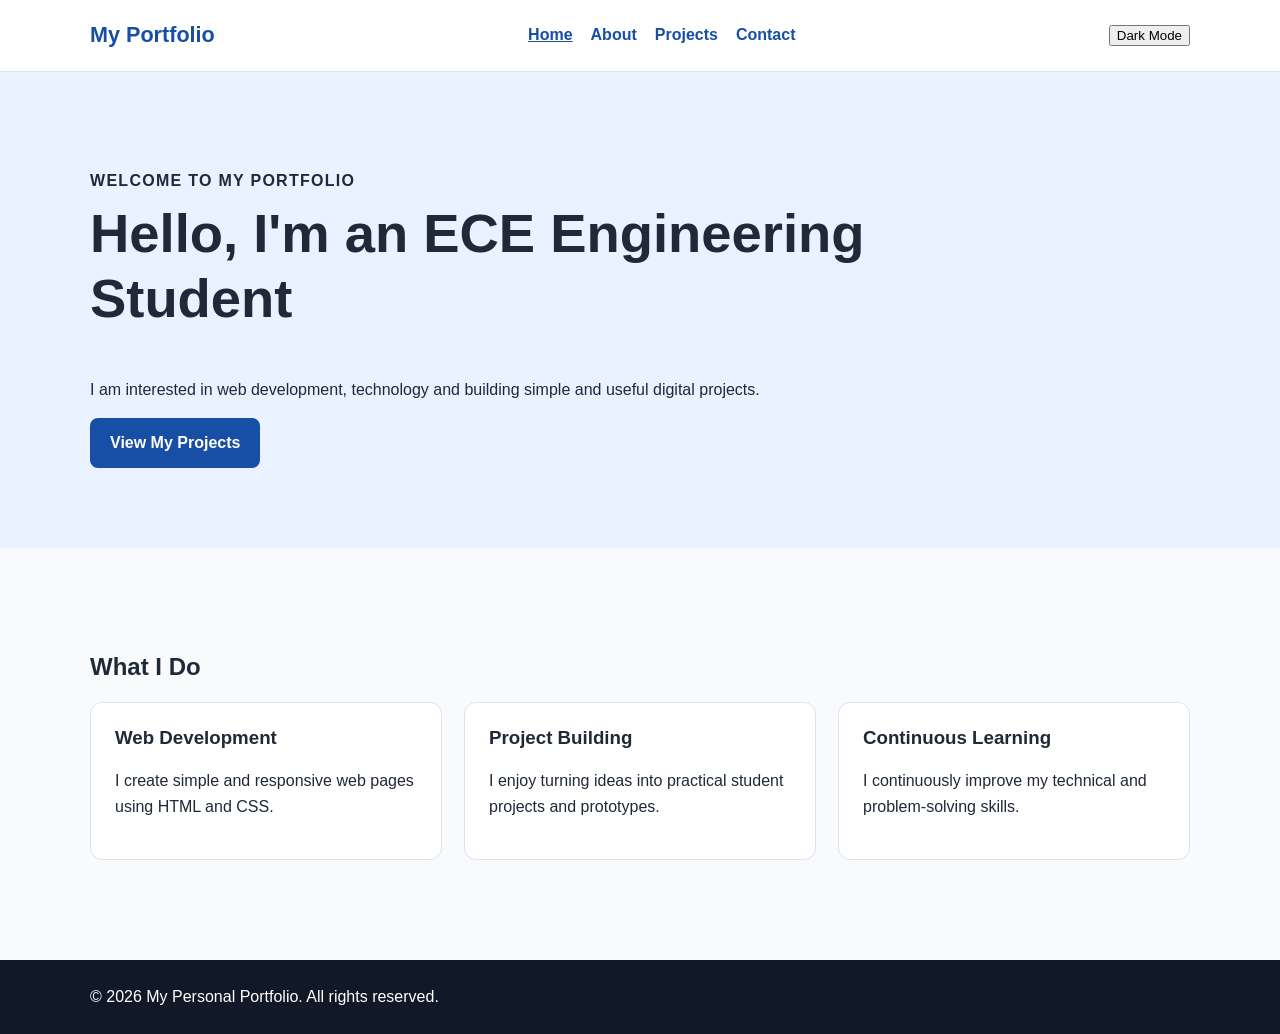
<file: index.html>
<!DOCTYPE html>
<html lang="en">
<head>
    <meta charset="UTF-8">
    <meta name="viewport" content="width=device-width, initial-scale=1.0">

    <meta name="description" content="Personal portfolio website showcasing my education, skills and projects.">
    <meta name="keywords" content="portfolio, web development, HTML5, student, projects">
    <meta name="author" content="My Personal Portfolio">

    <title>Home | My Personal Portfolio</title>

    <link rel="stylesheet" href="style.css">
</head>

<body>

    <header class="site-header">
        <div class="container">

            <a href="index.html" class="logo" aria-label="Go to portfolio home">
                My Portfolio
            </a>

            <nav aria-label="Primary navigation">
                <ul class="nav-list">
                    <li>
                        <a href="index.html" aria-current="page">Home</a>
                    </li>
                    <li>
                        <a href="about.html">About</a>
                    </li>
                    <li>
                        <a href="projects.html">Projects</a>
                    </li>
                    <li>
                        <a href="contact.html">Contact</a>
                    </li>
                </ul>
            </nav>
            <button id="theme-toggle" type="button">
                Dark Mode
            </button>

        </div>
    </header>


    <main>

        <section class="hero" aria-labelledby="welcome-heading">
            <div class="container">

                <p class="eyebrow">Welcome to my portfolio</p>

                <h1 id="welcome-heading">
                    Hello, I'm an ECE Engineering Student
                </h1>

                <p>
                    I am interested in web development, technology
                    and building simple and useful digital projects.
                </p>

                <a href="projects.html" class="button">
                    View My Projects
                </a>

            </div>
        </section>


        <section class="content-section" aria-labelledby="what-i-do-heading">

            <div class="container">

                <h2 id="what-i-do-heading">What I Do</h2>

                <div class="cards">

                    <article class="card">
                        <h3>Web Development</h3>
                        <p>
                            I create simple and responsive web pages
                            using HTML and CSS.
                        </p>
                    </article>


                    <article class="card">
                        <h3>Project Building</h3>
                        <p>
                            I enjoy turning ideas into practical
                            student projects and prototypes.
                        </p>
                    </article>


                    <article class="card">
                        <h3>Continuous Learning</h3>
                        <p>
                            I continuously improve my technical
                            and problem-solving skills.
                        </p>
                    </article>

                </div>

            </div>

        </section>

    </main>


    <footer class="site-footer">

        <div class="container">

            <p>
                &copy; 2026 My Personal Portfolio.
                All rights reserved.
            </p>

        </div>

    </footer>

    <script src="script.js"></script>
   

</body>
</html>
</file>
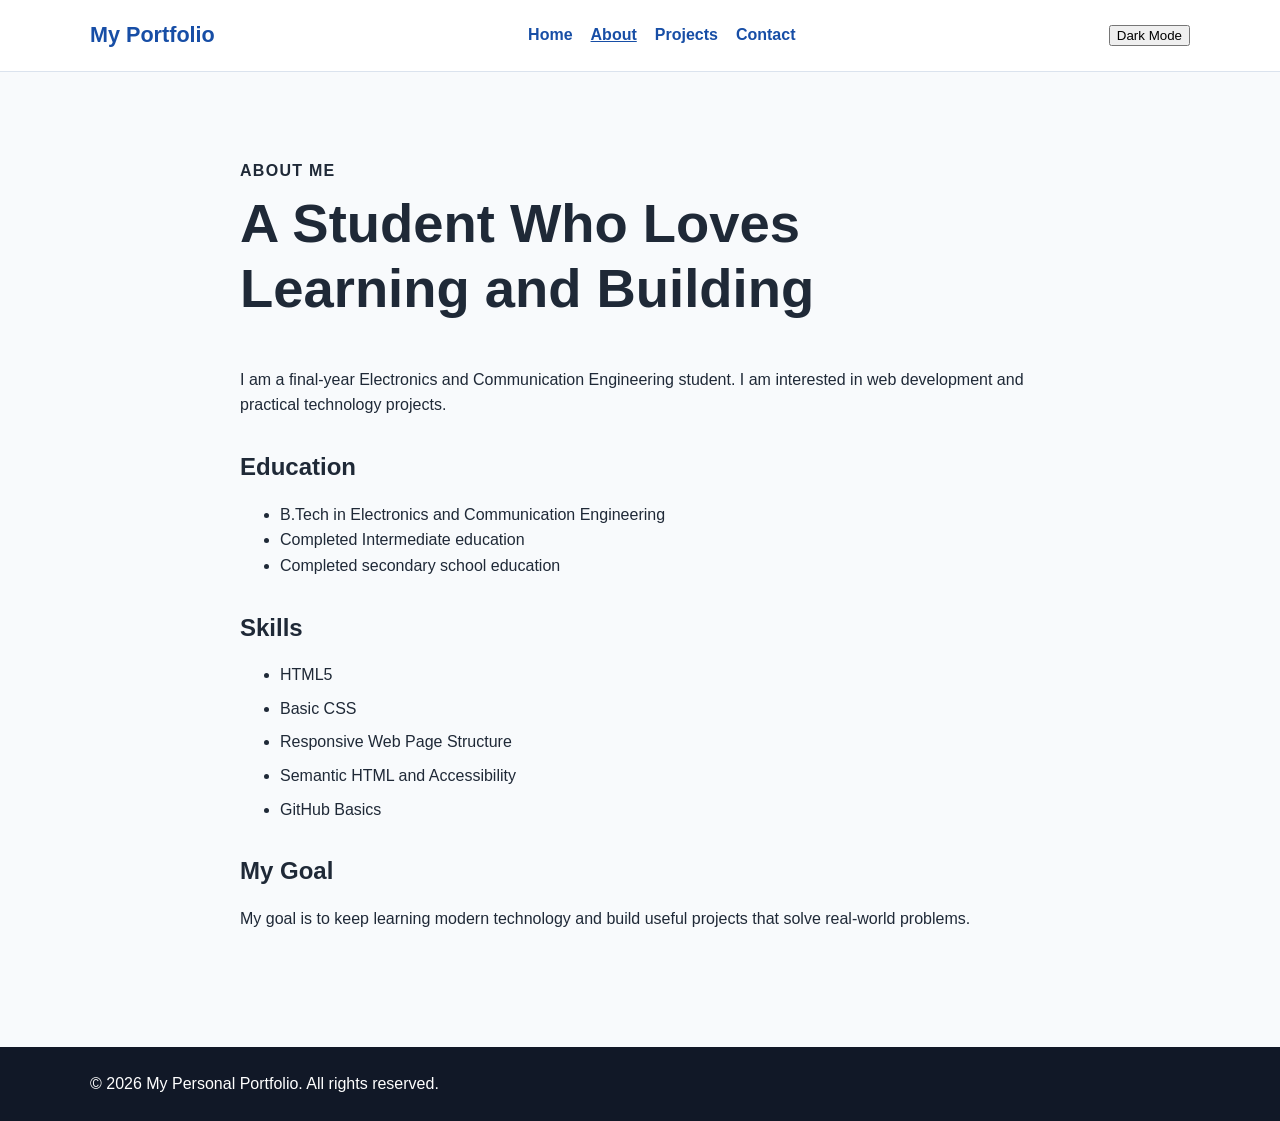
<file: about.html>
<!DOCTYPE html>
<html lang="en">

<head>
    <meta charset="UTF-8">
    <meta name="viewport" content="width=device-width, initial-scale=1.0">

    <meta name="description" content="Learn more about me, my education, skills, interests and career goals.">
    <meta name="keywords" content="about me, ECE student, skills, education, web development">
    <meta name="author" content="My Personal Portfolio">

    <title>About Me | My Personal Portfolio</title>

    <link rel="stylesheet" href="style.css">
</head>

<body>

    <header class="site-header">

        <div class="container">

            <a href="index.html" class="logo" aria-label="Go to portfolio home">
                My Portfolio
            </a>

            <nav aria-label="Primary navigation">

                <ul class="nav-list">

                    <li>
                        <a href="index.html">Home</a>
                    </li>

                    <li>
                        <a href="about.html" aria-current="page">About</a>
                    </li>

                    <li>
                        <a href="projects.html">Projects</a>
                    </li>

                    <li>
                        <a href="contact.html">Contact</a>
                    </li>

                </ul>

            </nav>

            <button id="theme-toggle" type="button">
                Dark Mode
            </button>

        </div>

    </header>


    <main>

        <section class="content-section" aria-labelledby="about-heading">

            <div class="container narrow">

                <p class="eyebrow">About Me</p>

                <h1 id="about-heading">
                    A Student Who Loves Learning and Building
                </h1>

                <p>
                    I am a final-year Electronics and Communication
                    Engineering student. I am interested in web
                    development and practical technology projects.
                </p>


                <h2>Education</h2>

                <ul>

                    <li>
                        B.Tech in Electronics and Communication Engineering
                    </li>

                    <li>
                        Completed Intermediate education
                    </li>

                    <li>
                        Completed secondary school education
                    </li>

                </ul>


                <h2>Skills</h2>

                <ul class="skill-list">

                    <li>HTML5</li>

                    <li>Basic CSS</li>

                    <li>Responsive Web Page Structure</li>

                    <li>Semantic HTML and Accessibility</li>

                    <li>GitHub Basics</li>

                </ul>


                <h2>My Goal</h2>

                <p>
                    My goal is to keep learning modern technology
                    and build useful projects that solve real-world
                    problems.
                </p>

            </div>

        </section>

    </main>


    <footer class="site-footer">

        <div class="container">

            <p>
                &copy; 2026 My Personal Portfolio.
                All rights reserved.
            </p>

        </div>

    </footer>

    <script src="script.js"></script>

</body>

</html>
</file>
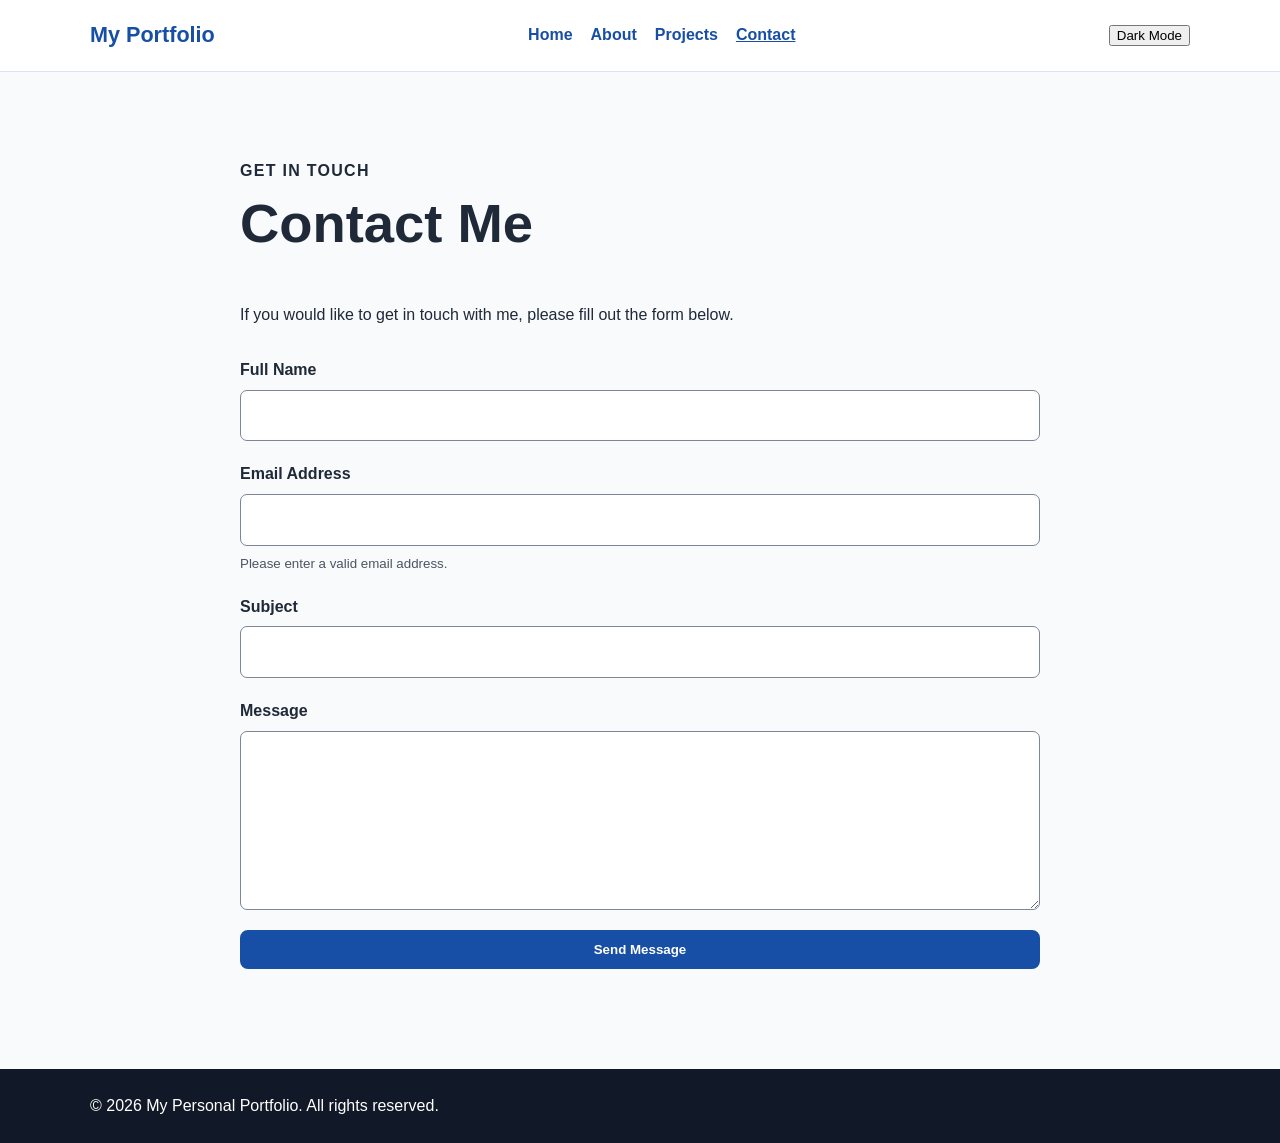
<file: contact.html>
<!DOCTYPE html>
<html lang="en">

<head>
    <meta charset="UTF-8">
    <meta name="viewport" content="width=device-width, initial-scale=1.0">

    <meta name="description" content="Contact me through my accessible portfolio contact form.">
    <meta name="keywords" content="contact, portfolio, contact form, web development">
    <meta name="author" content="My Personal Portfolio">

    <title>Contact | My Personal Portfolio</title>

    <link rel="stylesheet" href="style.css">
</head>

<body>

    <header class="site-header">

        <div class="container">

            <a href="index.html" class="logo" aria-label="Go to portfolio home">
                My Portfolio
            </a>

            <nav aria-label="Primary navigation">

                <ul class="nav-list">

                    <li>
                        <a href="index.html">Home</a>
                    </li>

                    <li>
                        <a href="about.html">About</a>
                    </li>

                    <li>
                        <a href="projects.html">Projects</a>
                    </li>

                    <li>
                        <a href="contact.html" aria-current="page">
                            Contact
                        </a>
                    </li>

                </ul>

            </nav>

            <button id="theme-toggle" type="button">
                Dark Mode
            </button>

        </div>

    </header>


    <main>

        <section class="content-section" aria-labelledby="contact-heading">

            <div class="container narrow">

                <p class="eyebrow">Get In Touch</p>

                <h1 id="contact-heading">
                    Contact Me
                </h1>

                <p>
                    If you would like to get in touch with me,
                    please fill out the form below.
                </p>


                <form
                    class="contact-form"
                    action="#"
                    method="post"
                    aria-label="Contact form"
                >

                    <div class="form-group">

                        <label for="name">
                            Full Name
                        </label>

                        <input
                            type="text"
                            id="name"
                            name="name"
                            autocomplete="name"
                            required
                        >

                    </div>


                    <div class="form-group">

                        <label for="email">
                            Email Address
                        </label>

                        <input
                            type="email"
                            id="email"
                            name="email"
                            autocomplete="email"
                            aria-describedby="email-help"
                            required
                        >

                        <small id="email-help">
                            Please enter a valid email address.
                        </small>

                    </div>


                    <div class="form-group">

                        <label for="subject">
                            Subject
                        </label>

                        <input
                            type="text"
                            id="subject"
                            name="subject"
                            required
                        >

                    </div>


                    <div class="form-group">

                        <label for="message">
                            Message
                        </label>

                        <textarea
                            id="message"
                            name="message"
                            rows="6"
                            required
                        ></textarea>

                    </div>


                    <button
                        type="submit"
                        class="button"
                    >
                        Send Message
                    </button>

                </form>

            </div>

        </section>

    </main>


    <footer class="site-footer">

        <div class="container">

            <p>
                &copy; 2026 My Personal Portfolio.
                All rights reserved.
            </p>

        </div>

    </footer>

    <script src="script.js"></script>

</body>

</html>
</file>
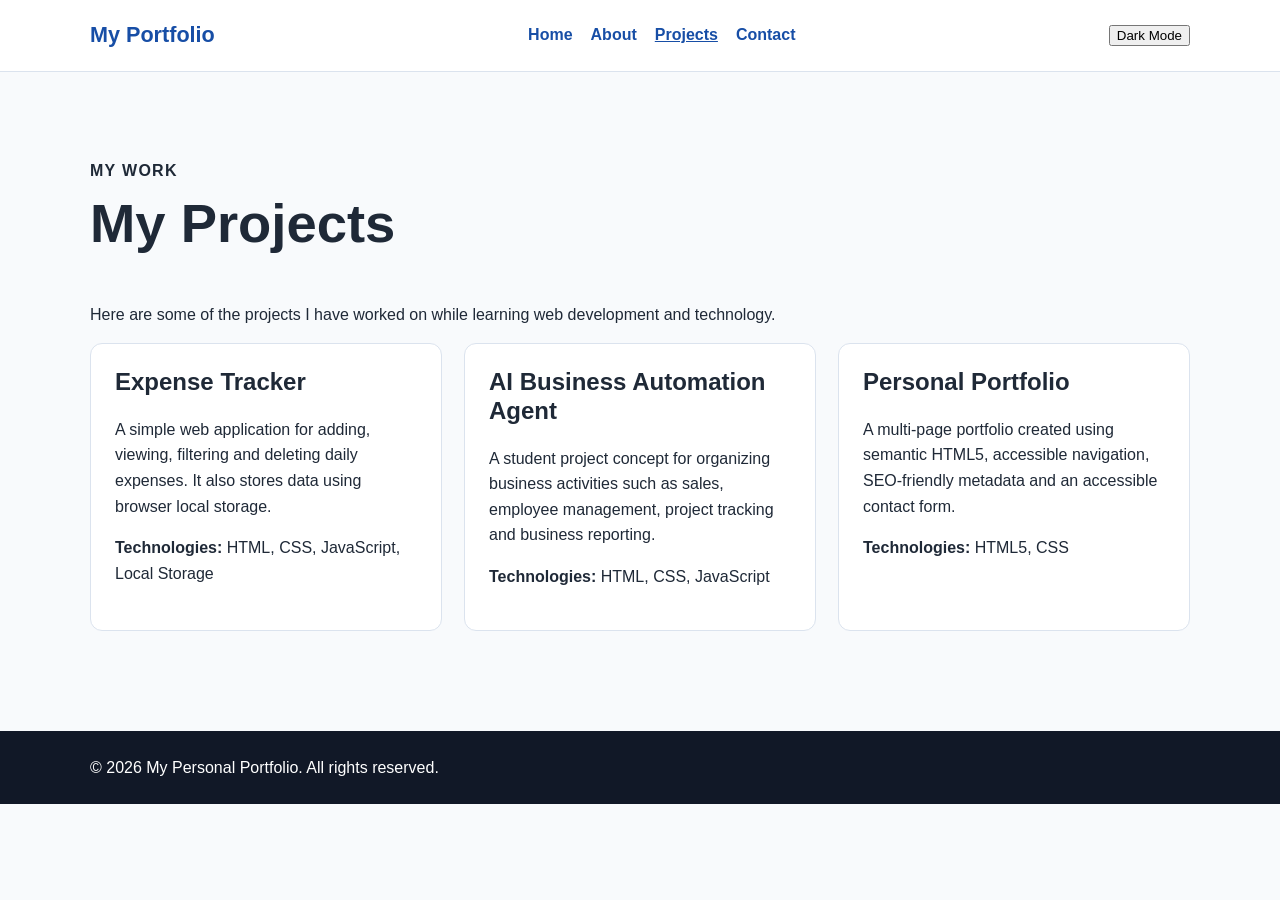
<file: projects.html>
<!DOCTYPE html>
<html lang="en">

<head>
    <meta charset="UTF-8">
    <meta name="viewport" content="width=device-width, initial-scale=1.0">

    <meta name="description" content="Explore my web development and technology projects.">
    <meta name="keywords" content="portfolio projects, web development, HTML5, student projects">
    <meta name="author" content="My Personal Portfolio">

    <title>Projects | My Personal Portfolio</title>

    <link rel="stylesheet" href="style.css">
</head>

<body>

    <header class="site-header">

        <div class="container">

            <a href="index.html" class="logo" aria-label="Go to portfolio home">
                My Portfolio
            </a>

            <nav aria-label="Primary navigation">

                <ul class="nav-list">

                    <li>
                        <a href="index.html">Home</a>
                    </li>

                    <li>
                        <a href="about.html">About</a>
                    </li>

                    <li>
                        <a href="projects.html" aria-current="page">
                            Projects
                        </a>
                    </li>

                    <li>
                        <a href="contact.html">Contact</a>
                    </li>

                </ul>

            </nav>

            <button id="theme-toggle" type="button">
                Dark Mode
            </button>

        </div>

    </header>


    <main>

        <section class="content-section" aria-labelledby="projects-heading">

            <div class="container">

                <p class="eyebrow">My Work</p>

                <h1 id="projects-heading">
                    My Projects
                </h1>

                <p>
                    Here are some of the projects I have worked on
                    while learning web development and technology.
                </p>


                <div class="cards">

                    <article class="card">

                        <h2>Expense Tracker</h2>

                        <p>
                            A simple web application for adding,
                            viewing, filtering and deleting daily
                            expenses. It also stores data using
                            browser local storage.
                        </p>

                        <p>
                            <strong>Technologies:</strong>
                            HTML, CSS, JavaScript, Local Storage
                        </p>

                    </article>


                    <article class="card">

                        <h2>AI Business Automation Agent</h2>

                        <p>
                            A student project concept for organizing
                            business activities such as sales,
                            employee management, project tracking
                            and business reporting.
                        </p>

                        <p>
                            <strong>Technologies:</strong>
                            HTML, CSS, JavaScript
                        </p>

                    </article>


                    <article class="card">

                        <h2>Personal Portfolio</h2>

                        <p>
                            A multi-page portfolio created using
                            semantic HTML5, accessible navigation,
                            SEO-friendly metadata and an accessible
                            contact form.
                        </p>

                        <p>
                            <strong>Technologies:</strong>
                            HTML5, CSS
                        </p>

                    </article>

                </div>

            </div>

        </section>

    </main>


    <footer class="site-footer">

        <div class="container">

            <p>
                &copy; 2026 My Personal Portfolio.
                All rights reserved.
            </p>

        </div>

    </footer>

    <script src="script.js"></script>

</body>

</html>
</file>
<file: style.css>
* {
    box-sizing: border-box;
}

html {
    scroll-behavior: smooth;
}

body {
    margin: 0;
    font-family: Arial, Helvetica, sans-serif;
    line-height: 1.6;
    color: #1f2937;
    background-color: #f8fafc;
}


/* Links */

a {
    color: #174ea6;
}

a:focus,
button:focus,
input:focus,
textarea:focus {
    outline: 3px solid #f59e0b;
    outline-offset: 2px;
}


/* Common Container */

.container {
    width: 92%;
    max-width: 1100px;
    margin: 0 auto;
}

.narrow {
    max-width: 800px;
}


/* Header */

.site-header {
    background-color: #ffffff;
    border-bottom: 1px solid #dbe3ee;
}

.site-header .container {
    display: flex;
    justify-content: space-between;
    align-items: center;
    gap: 20px;
    padding: 18px 0;
}


/* Logo */

.logo {
    font-size: 1.35rem;
    font-weight: bold;
    text-decoration: none;
}


/* Navigation */

.nav-list {
    display: flex;
    flex-wrap: wrap;
    gap: 18px;
    list-style: none;
    margin: 0;
    padding: 0;
}

.nav-list a {
    font-weight: bold;
    text-decoration: none;
}

.nav-list a:hover,
.nav-list a[aria-current="page"] {
    text-decoration: underline;
}


/* Hero Section */

.hero {
    padding: 80px 0;
    background-color: #eaf2ff;
}

.hero h1 {
    max-width: 800px;
}


/* General Sections */

.content-section {
    padding: 70px 0;
}

.eyebrow {
    margin-bottom: 8px;
    font-weight: bold;
    text-transform: uppercase;
    letter-spacing: 0.08em;
}


/* Headings */

h1,
h2,
h3 {
    line-height: 1.2;
}

h1 {
    margin-top: 0;
    font-size: clamp(2rem, 5vw, 3.4rem);
}

h2 {
    margin-top: 35px;
}


/* Cards */

.cards {
    display: grid;
    grid-template-columns: repeat(3, 1fr);
    gap: 22px;
}

.card {
    padding: 24px;
    background-color: #ffffff;
    border: 1px solid #dbe3ee;
    border-radius: 12px;
}

.card h2,
.card h3 {
    margin-top: 0;
}


/* Buttons */

.button {
    display: inline-block;
    padding: 10px 18px;
    border: 2px solid #174ea6;
    border-radius: 8px;
    background-color: #174ea6;
    color: #ffffff;
    font-weight: bold;
    text-decoration: none;
    cursor: pointer;
}

.button:hover {
    background-color: #0f3b80;
}


/* Skills */

.skill-list {
    display: grid;
    gap: 8px;
}


/* Contact Form */

.contact-form {
    display: grid;
    gap: 20px;
    margin-top: 30px;
}

.form-group {
    display: grid;
    gap: 7px;
}

label {
    font-weight: bold;
}

input,
textarea {
    width: 100%;
    padding: 12px;
    border: 1px solid #7b8794;
    border-radius: 7px;
    background-color: #ffffff;
    font: inherit;
}

textarea {
    resize: vertical;
}

small {
    color: #4b5563;
}


/* Footer */

.site-footer {
    margin-top: 30px;
    padding: 24px 0;
    background-color: #111827;
    color: #ffffff;
}

.site-footer p {
    margin: 0;
}


/* Responsive Design */

@media (max-width: 750px) {

    .site-header .container {
        flex-direction: column;
        align-items: flex-start;
    }

    .cards {
        grid-template-columns: 1fr;
    }

    .hero,
    .content-section {
        padding: 45px 0;
    }

    .nav-list {
        gap: 12px;
    }
}
/* ===== LIGHT / DARK THEME ===== */

:root {
    --bg-color: #f8fafc;
    --text-color: #1f2937;
    --card-color: #ffffff;
    --header-color: #ffffff;
    --border-color: #dbe3ee;
    --hero-color: #eaf2ff;
}

body {
    background-color: var(--bg-color);
    color: var(--text-color);
}

.site-header {
    background-color: var(--header-color);
    border-color: var(--border-color);
}

.card {
    background-color: var(--card-color);
    border-color: var(--border-color);
}

.hero {
    background-color: var(--hero-color);
}

/* Dark Mode */

body.dark-mode {
    --bg-color: #121212;
    --text-color: #f5f5f5;
    --card-color: #1e1e1e;
    --header-color: #181818;
    --border-color: #444444;
    --hero-color: #202b3d;
}

body.dark-mode a {
    color: #7db7ff;
}

body.dark-mode input,
body.dark-mode textarea {
    background-color: #1e1e1e;
    color: #ffffff;
    border-color: #555555;
}

body.dark-mode small {
    color: #cccccc;
}

body.dark-mode .button {
    background-color: #ffffff;
    color: #121212;
}
</file>
